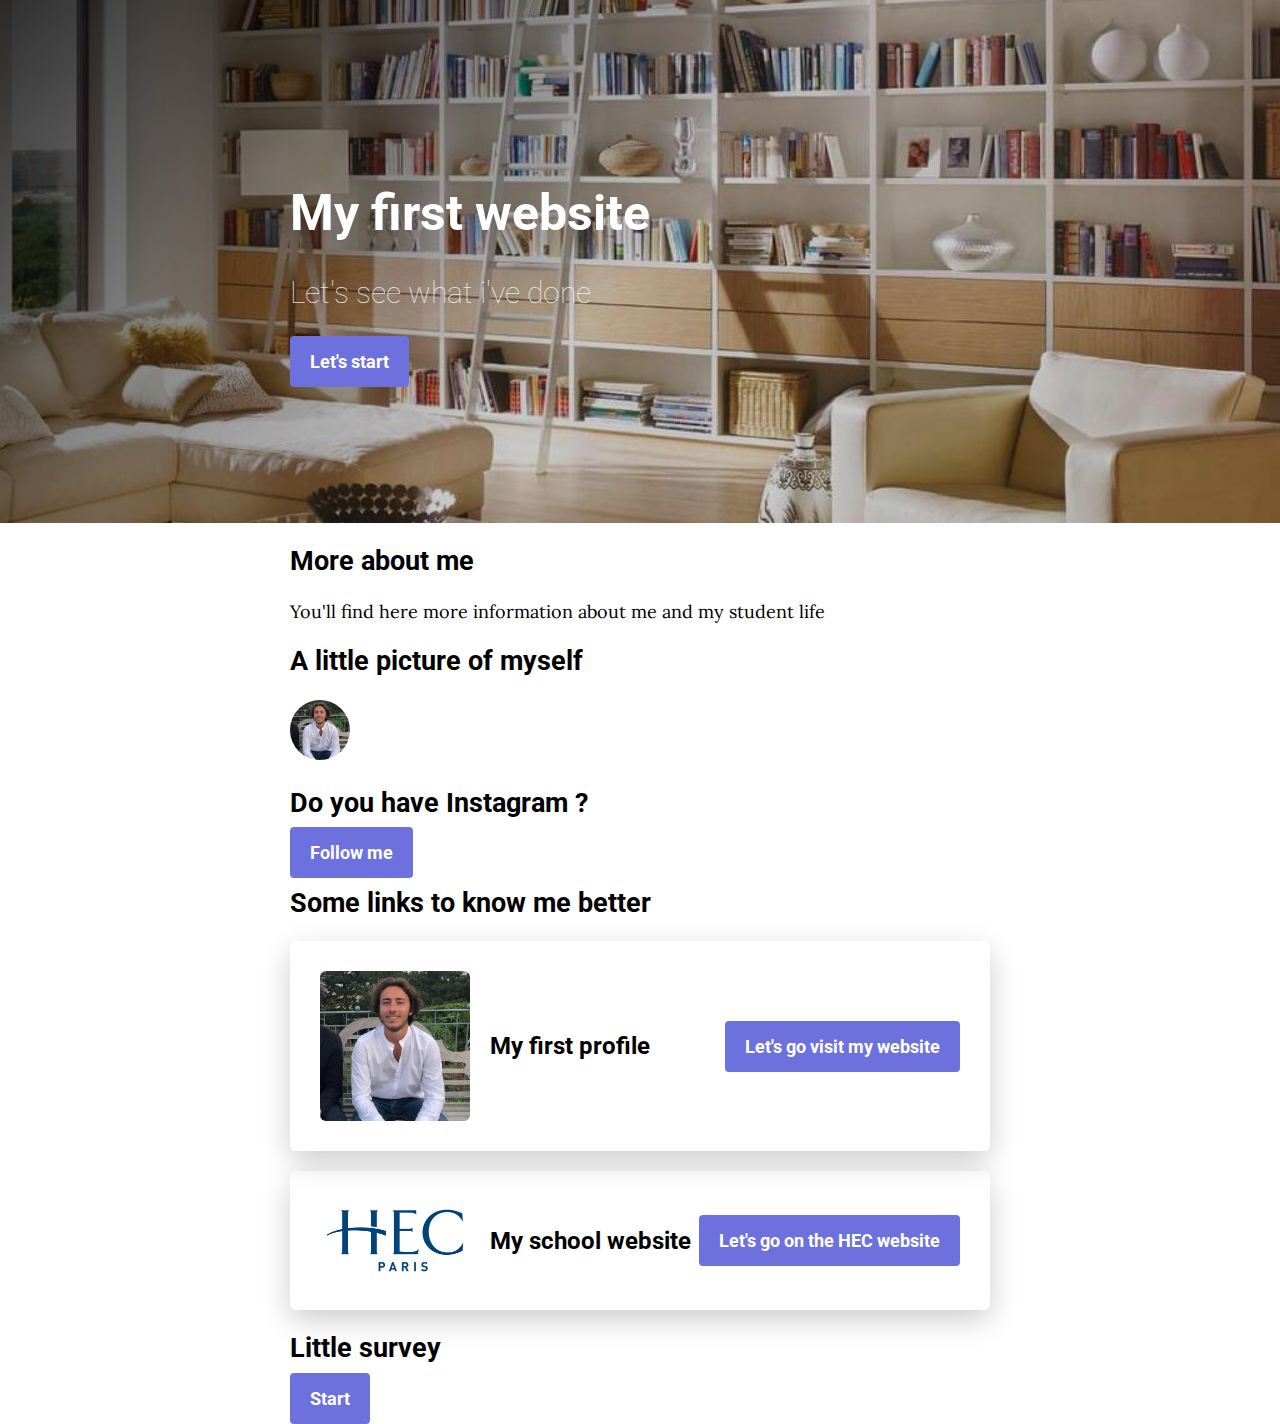
<file: index.html>
<!DOCTYPE html>
<html>

	<head>
		<title>My website</title>
		<meta charset="utf-8">
  		<link rel="stylesheet" href="css/style.css">
	</head>

	<body>

		<div class="banner">
			<div class="container">
			<h1>My first website</h1>
			<h2>Let's see what i've done</h2>	
			<a href="https://thibault-maier.github.io/my-profile/" class="btn-blue"> Let's start</a>
			</div>
		</div>



		<div class="container">
			
			<h2> More about me</h2>
			<p> You'll find here more information about me and my student life </p>
			<h2> A little picture of myself </h2>
				<img class="avatar" src="images/Thibault.png" alt="Thibault Maier">
			<h2> Do you have Instagram ? </h2>
			<a href="https://www.instagram.com/thibaultmaier/" class="btn-blue"> Follow me </a>

			<h2> Some links to know me better </h2>

			<div class="card">
				<img src="images/Thibault.png" alt="My first profile">
				<h3>My first profile</h3>
				<a href="https://thibault-maier.github.io/my-profile/" class="btn-blue"> Let's go visit my website</a>
			</div>

			<div class="card">
				<img src="images/hec.png" alt="My school website">
				<h3>My school website</h3>
				<a href="https://www.hec.edu/en" class="btn-blue"> Let's go on the HEC website</a>
			</div>

			<h2> Little survey </h2>
			<a href="https://zu8enwmsgkj.typeform.com/to/qcyNls66" class="btn-blue"> Start </a>


		</div>


   


</html>
</file>
<file: css/style.css>
@import url("https://fonts.googleapis.com/css?family=Lora:400,700|Roboto:300,400,700");


@import url("components/avatar.css");
@import url("components/banner.css");
@import url("components/button.css");
@import url("components/container.css");
@import url("components/card.css");


body {
  font-family: 'Lora', serif;
  font-size: 18px;
  margin: 0px;
}
h1, h2, h3 {
  font-family: 'Roboto', sans-serif;
  font-weight: bold;
}
a {
  text-decoration: none;
}
</file>
